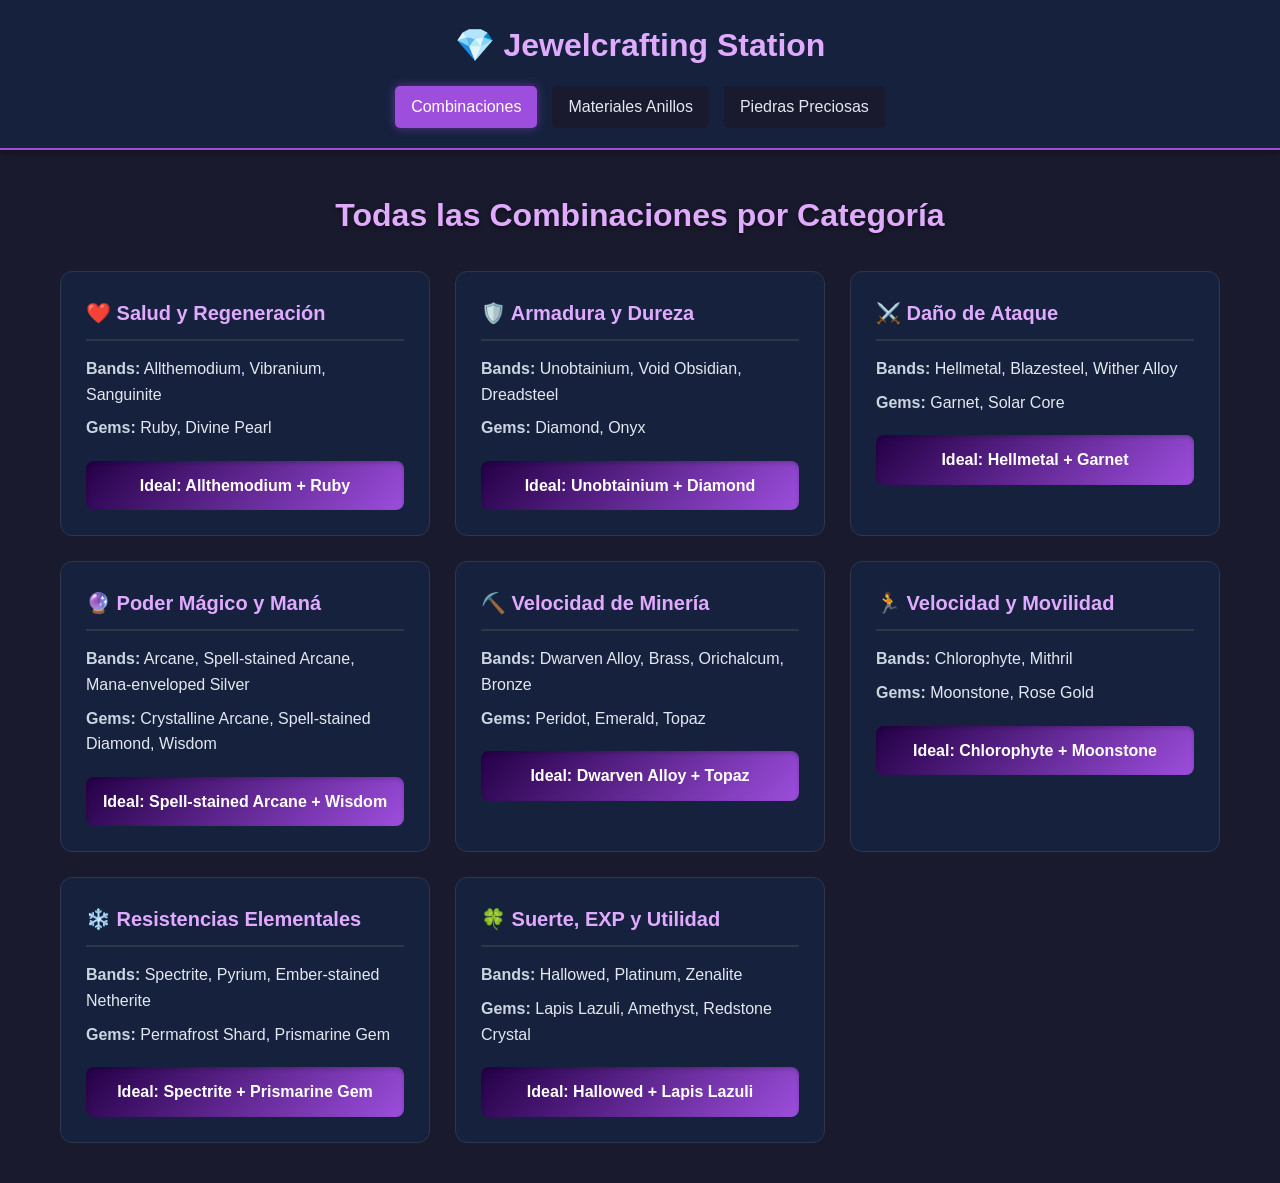
<file: index.html>
<!DOCTYPE html>
<html lang="es">
<head>
    <meta charset="UTF-8">
    <meta name="viewport" content="width=device-width, initial-scale=1.0">
    <title>Jewelcrafting - Mejores Combinaciones</title>
    <link rel="stylesheet" href="style.css">
</head>
<body>
    <header>
        <h1>💎 Jewelcrafting Station</h1>
        <nav>
            <a href="index.html" class="active">Combinaciones</a>
            <a href="anillos.html">Materiales Anillos</a>
            <a href="gemas.html">Piedras Preciosas</a>
        </nav>
    </header>

    <main>
        <h2>Todas las Combinaciones por Categoría</h2>
        <div class="grid-container">
            <article class="card">
                <h3>❤️ Salud y Regeneración</h3>
                <p><strong>Bands:</strong> Allthemodium, Vibranium, Sanguinite</p>
                <p><strong>Gems:</strong> Ruby, Divine Pearl</p>
                <div class="combo">Ideal: Allthemodium + Ruby</div>
            </article>

            <article class="card">
                <h3>🛡️ Armadura y Dureza</h3>
                <p><strong>Bands:</strong> Unobtainium, Void Obsidian, Dreadsteel</p>
                <p><strong>Gems:</strong> Diamond, Onyx</p>
                <div class="combo">Ideal: Unobtainium + Diamond</div>
            </article>

            <article class="card">
                <h3>⚔️ Daño de Ataque</h3>
                <p><strong>Bands:</strong> Hellmetal, Blazesteel, Wither Alloy</p>
                <p><strong>Gems:</strong> Garnet, Solar Core</p>
                <div class="combo">Ideal: Hellmetal + Garnet</div>
            </article>

            <article class="card">
                <h3>🔮 Poder Mágico y Maná</h3>
                <p><strong>Bands:</strong> Arcane, Spell-stained Arcane, Mana-enveloped Silver</p>
                <p><strong>Gems:</strong> Crystalline Arcane, Spell-stained Diamond, Wisdom</p>
                <div class="combo">Ideal: Spell-stained Arcane + Wisdom</div>
            </article>

            <article class="card">
                <h3>⛏️ Velocidad de Minería</h3>
                <p><strong>Bands:</strong> Dwarven Alloy, Brass, Orichalcum, Bronze</p>
                <p><strong>Gems:</strong> Peridot, Emerald, Topaz</p>
                <div class="combo">Ideal: Dwarven Alloy + Topaz</div>
            </article>

            <article class="card">
                <h3>🏃 Velocidad y Movilidad</h3>
                <p><strong>Bands:</strong> Chlorophyte, Mithril</p>
                <p><strong>Gems:</strong> Moonstone, Rose Gold</p>
                <div class="combo">Ideal: Chlorophyte + Moonstone</div>
            </article>

            <article class="card">
                <h3>❄️ Resistencias Elementales</h3>
                <p><strong>Bands:</strong> Spectrite, Pyrium, Ember-stained Netherite</p>
                <p><strong>Gems:</strong> Permafrost Shard, Prismarine Gem</p>
                <div class="combo">Ideal: Spectrite + Prismarine Gem</div>
            </article>

            <article class="card">
                <h3>🍀 Suerte, EXP y Utilidad</h3>
                <p><strong>Bands:</strong> Hallowed, Platinum, Zenalite</p>
                <p><strong>Gems:</strong> Lapis Lazuli, Amethyst, Redstone Crystal</p>
                <div class="combo">Ideal: Hallowed + Lapis Lazuli</div>
            </article>
        </div>
    </main>
</body>
</html>
</file>
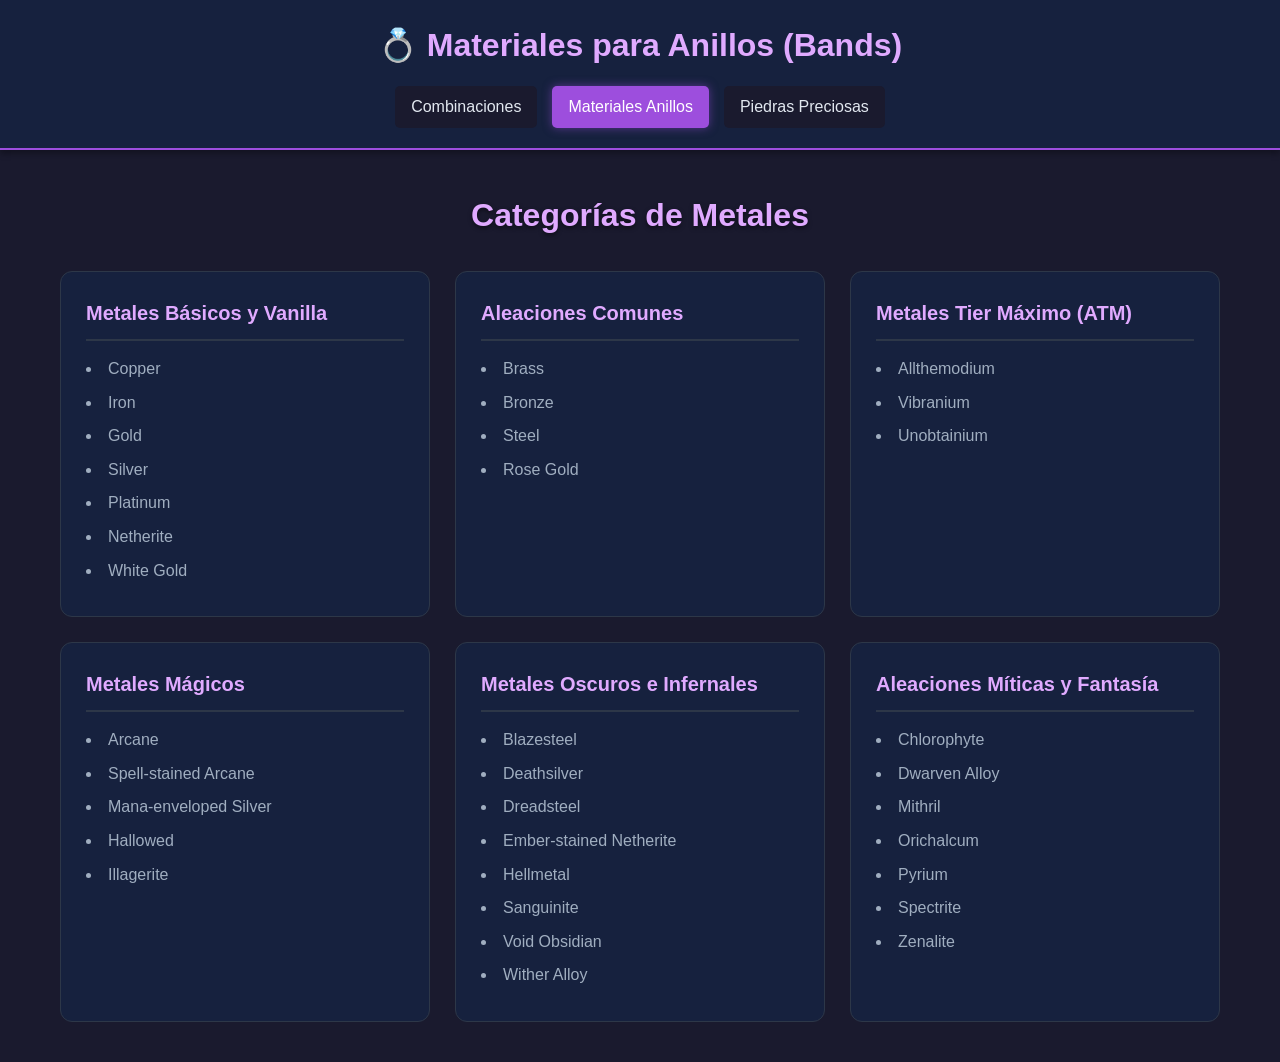
<file: anillos.html>
<!DOCTYPE html>
<html lang="es">
<head>
    <meta charset="UTF-8">
    <meta name="viewport" content="width=device-width, initial-scale=1.0">
    <title>Jewelcrafting - Anillos (Bands)</title>
    <link rel="stylesheet" href="style.css">
</head>
<body>
    <header>
        <h1>💍 Materiales para Anillos (Bands)</h1>
        <nav>
            <a href="index.html">Combinaciones</a>
            <a href="anillos.html" class="active">Materiales Anillos</a>
            <a href="gemas.html">Piedras Preciosas</a>
        </nav>
    </header>

    <main>
        <h2>Categorías de Metales</h2>
        <div class="grid-container">
            <article class="card">
                <h3>Metales Básicos y Vanilla</h3>
                <ul>
                    <li>Copper</li><li>Iron</li><li>Gold</li>
                    <li>Silver</li><li>Platinum</li><li>Netherite</li>
                    <li>White Gold</li>
                </ul>
            </article>
            
            <article class="card">
                <h3>Aleaciones Comunes</h3>
                <ul>
                    <li>Brass</li><li>Bronze</li>
                    <li>Steel</li><li>Rose Gold</li>
                </ul>
            </article>

            <article class="card">
                <h3>Metales Tier Máximo (ATM)</h3>
                <ul>
                    <li>Allthemodium</li><li>Vibranium</li><li>Unobtainium</li>
                </ul>
            </article>

            <article class="card">
                <h3>Metales Mágicos</h3>
                <ul>
                    <li>Arcane</li><li>Spell-stained Arcane</li>
                    <li>Mana-enveloped Silver</li><li>Hallowed</li>
                    <li>Illagerite</li>
                </ul>
            </article>

            <article class="card">
                <h3>Metales Oscuros e Infernales</h3>
                <ul>
                    <li>Blazesteel</li><li>Deathsilver</li><li>Dreadsteel</li>
                    <li>Ember-stained Netherite</li><li>Hellmetal</li>
                    <li>Sanguinite</li><li>Void Obsidian</li><li>Wither Alloy</li>
                </ul>
            </article>

            <article class="card">
                <h3>Aleaciones Míticas y Fantasía</h3>
                <ul>
                    <li>Chlorophyte</li><li>Dwarven Alloy</li><li>Mithril</li>
                    <li>Orichalcum</li><li>Pyrium</li><li>Spectrite</li>
                    <li>Zenalite</li>
                </ul>
            </article>
        </div>
    </main>
</body>
</html>
</file>
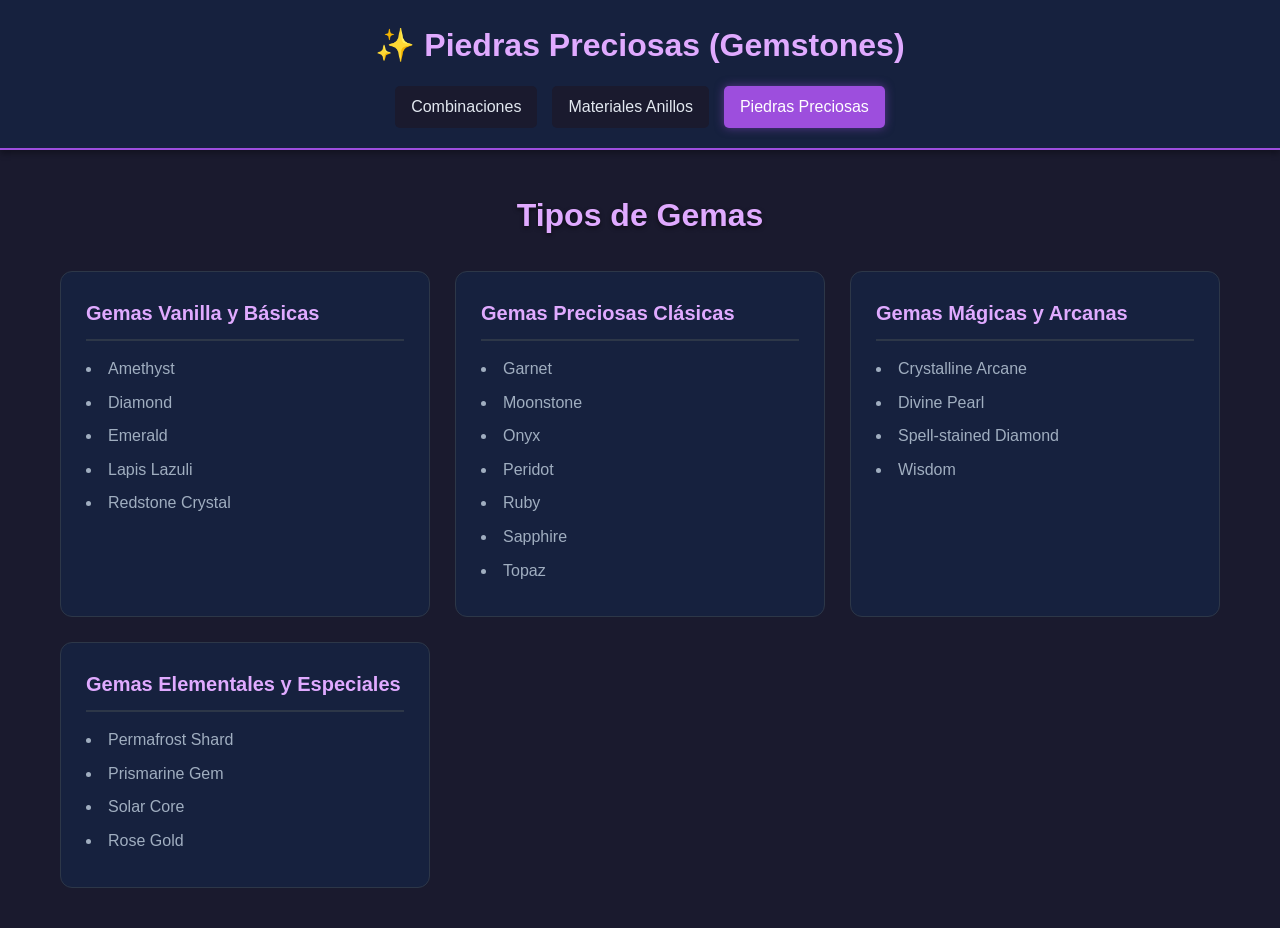
<file: gemas.html>
<!DOCTYPE html>
<html lang="es">
<head>
    <meta charset="UTF-8">
    <meta name="viewport" content="width=device-width, initial-scale=1.0">
    <title>Jewelcrafting - Gemas</title>
    <link rel="stylesheet" href="style.css">
</head>
<body>
    <header>
        <h1>✨ Piedras Preciosas (Gemstones)</h1>
        <nav>
            <a href="index.html">Combinaciones</a>
            <a href="anillos.html">Materiales Anillos</a>
            <a href="gemas.html" class="active">Piedras Preciosas</a>
        </nav>
    </header>

    <main>
        <h2>Tipos de Gemas</h2>
        <div class="grid-container">
            <article class="card">
                <h3>Gemas Vanilla y Básicas</h3>
                <ul>
                    <li>Amethyst</li><li>Diamond</li><li>Emerald</li>
                    <li>Lapis Lazuli</li><li>Redstone Crystal</li>
                </ul>
            </article>

            <article class="card">
                <h3>Gemas Preciosas Clásicas</h3>
                <ul>
                    <li>Garnet</li><li>Moonstone</li><li>Onyx</li>
                    <li>Peridot</li><li>Ruby</li><li>Sapphire</li><li>Topaz</li>
                </ul>
            </article>

            <article class="card">
                <h3>Gemas Mágicas y Arcanas</h3>
                <ul>
                    <li>Crystalline Arcane</li><li>Divine Pearl</li>
                    <li>Spell-stained Diamond</li><li>Wisdom</li>
                </ul>
            </article>
            
            <article class="card">
                <h3>Gemas Elementales y Especiales</h3>
                <ul>
                    <li>Permafrost Shard</li><li>Prismarine Gem</li>
                    <li>Solar Core</li><li>Rose Gold</li>
                </ul>
            </article>
        </div>
    </main>
</body>
</html>
</file>
<file: style.css>
/* --- Variables y Reset --- */
:root {
    --bg-color: #1a1a2e;
    --text-color: #e2e8f0;
    --card-bg: #16213e;
    --primary: #9d4edd;
    --accent: #e0aaff;
    --hover-bg: #240046;
}

* {
    margin: 0;
    padding: 0;
    box-sizing: border-box;
    font-family: 'Segoe UI', Tahoma, Geneva, Verdana, sans-serif;
}

body {
    background-color: var(--bg-color);
    color: var(--text-color);
    line-height: 1.6;
}

/* --- Cabecera y Navegación --- */
header {
    background-color: var(--card-bg);
    padding: 20px;
    text-align: center;
    border-bottom: 2px solid var(--primary);
    box-shadow: 0 4px 6px rgba(0,0,0,0.3);
}

h1 {
    color: var(--accent);
    margin-bottom: 15px;
}

nav {
    display: flex;
    justify-content: center;
    gap: 15px;
    flex-wrap: wrap;
}

nav a {
    color: var(--text-color);
    text-decoration: none;
    padding: 8px 16px;
    border-radius: 5px;
    background-color: var(--bg-color);
    transition: all 0.3s ease;
    font-weight: 500;
}

nav a:hover, nav a.active {
    background-color: var(--primary);
    color: white;
    box-shadow: 0 0 10px rgba(157, 78, 221, 0.5);
}

/* --- Contenido Principal --- */
main {
    max-width: 1200px;
    margin: 40px auto;
    padding: 0 20px;
}

h2 {
    margin-bottom: 30px;
    text-align: center;
    color: var(--accent);
    font-size: 2rem;
    text-shadow: 0 2px 4px rgba(0,0,0,0.5);
}

/* --- Grid de Tarjetas --- */
.grid-container {
    display: grid;
    grid-template-columns: repeat(auto-fit, minmax(280px, 1fr));
    gap: 25px;
}

.card {
    background-color: var(--card-bg);
    padding: 25px;
    border-radius: 12px;
    border: 1px solid #2d3748;
    transition: transform 0.3s ease, box-shadow 0.3s ease, border-color 0.3s ease;
}

.card:hover {
    transform: translateY(-5px);
    box-shadow: 0 12px 20px rgba(0, 0, 0, 0.4);
    border-color: var(--primary);
}

.card h3 {
    color: var(--accent);
    margin-bottom: 15px;
    border-bottom: 2px solid #2d3748;
    padding-bottom: 10px;
    font-size: 1.25rem;
}

.card ul {
    list-style-position: inside;
    color: #a0aec0;
}

.card li, .card p {
    margin-bottom: 8px;
}

.card p strong {
    color: #cbd5e1;
}

/* --- Detalles de la tarjeta Combinaciones --- */
.combo {
    margin-top: 20px;
    padding: 12px;
    background: linear-gradient(135deg, var(--hover-bg), var(--primary));
    border-radius: 8px;
    font-weight: bold;
    color: white;
    text-align: center;
    box-shadow: inset 0 2px 4px rgba(0,0,0,0.2);
}
</file>
